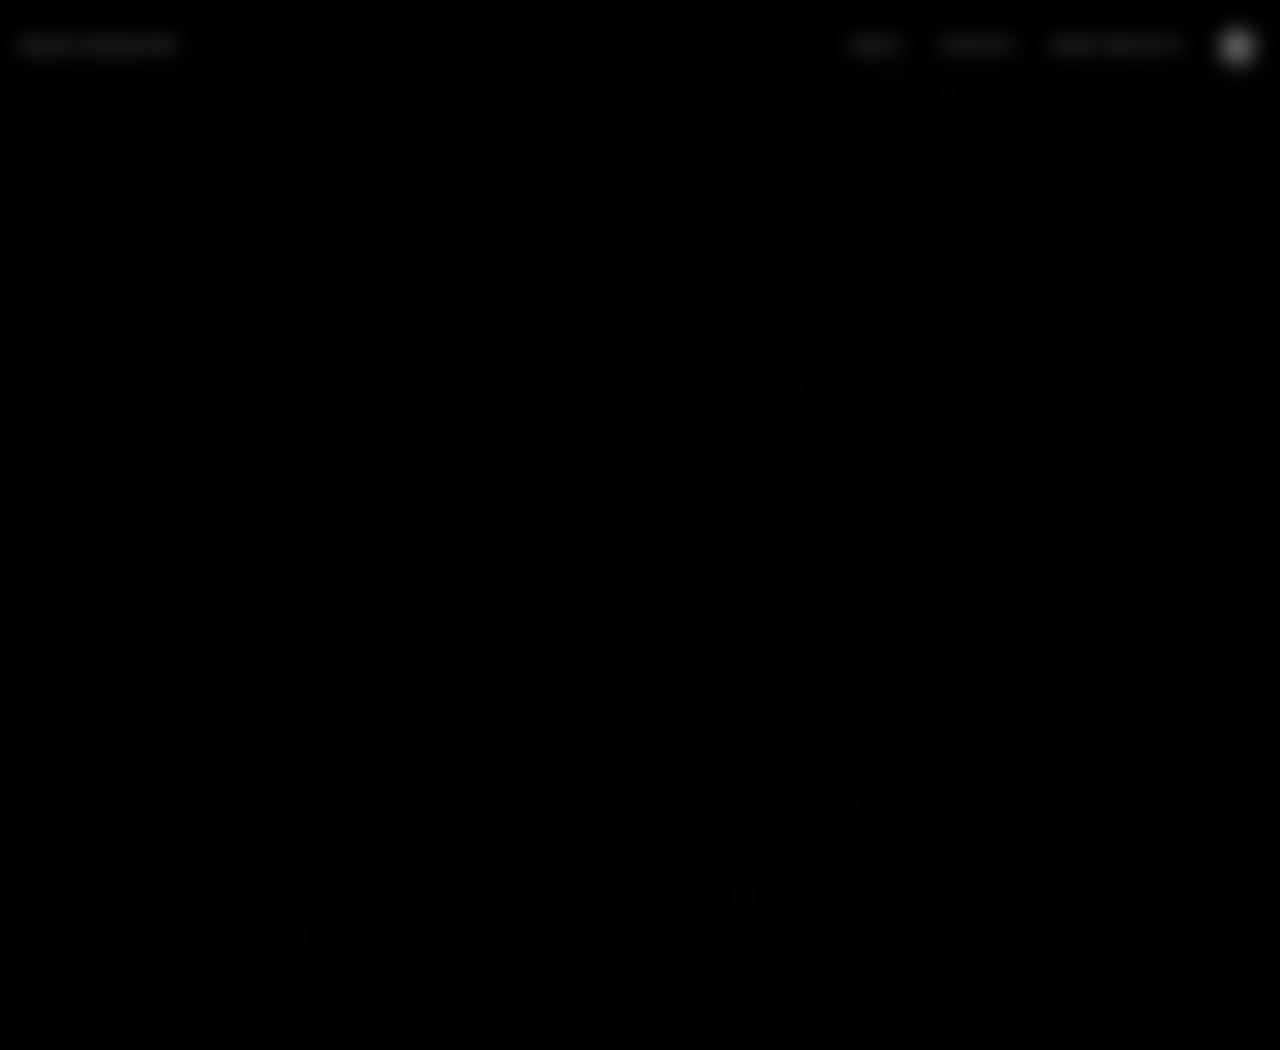
<file: index.html>
<!DOCTYPE html>
<html lang="en">
<head>
    <meta charset="UTF-8">
    <meta name="viewport" content="width=device-width, initial-scale=1.0">
    <title>Veilbound Website</title>
    <link rel="stylesheet" href="style.css">
</head>
<body class="home">
   
    <header>
        <nav>
            <img src="websitepngs/Kaylie_Stuteville.png" alt="Kaylie Stuteville" class="logo">
            <ul>
                <li><a href="about.html">About</a></li>
                <li><a href="contacts.html">Contact</a></li>
                <li><a href="projects.html">More Projects</a></li>

                <li class="hamburger">
                    <a href="#">
                        <div class="bar">
                        </div>
                    </a>


                </li>



            </ul>
        </nav>
    </header>
    <div id="screen">
        <main>
            <canvas id="snow-canvas"></canvas>
            
            <div class="vignette"></div>
            <img src=websitepngs/sky.png data-speedx="0.30" data-speedy="0.38" data-speedz = "0" data-rotation = "0" data-distance = "-200" class="parallax sky-img">
            <img src="websitepngs/castle.png" data-speedx="0.27" data-speedy="0.32"  data-speedz = "0" data-rotation = "0" data-distance = "850" class="parallax castle-img">
            <img src="websitepngs/fog1.png" data-speedx="0.27" data-speedy="0.305"  data-speedz = "0" data-rotation = "0" data-distance = "1100"class="parallax fog1-img">
            <img src="websitepngs/background1.png" data-speedx="0.195" data-speedy="0.28"  data-speedz = "0" data-rotation = "0" data-distance = "1400" class="parallax bg-img">
            <img src="websitepngs/fog2.png" data-speedx="0.25" data-speedy="0.155"  data-speedz = "0" data-rotation = "0" data-distance = "1700" class="parallax fog2-img">
            <div class="text parallax" data-speedx="0.16" data-speedy="0.11"  data-speedz = "0" data-rotation = "0.02" >
                <h2>Veilbound</h2>

            </div>
            
            <img src=websitepngs/foreground1.png data-speedx="0.135" data-speedy="0.135"  data-speedz = "0.8" data-rotation = "0" data-distance = "1900" class="parallax foreground1-img">
            <img src=websitepngs/foreground2.png data-speedx="0.08" data-speedy="0.07"  data-speedz = "0.15" data-rotation = "0" data-distance = "2000" class="parallax foreground2-img">
            <img src="websitepngs/fog2.5.png" data-speedx="0.11" data-speedy="0.11"  data-speedz = "0" data-rotation = "0" data-distance = "2300" class="parallax fog25-img">
            <img src=websitepngs/gravestone0.png data-speedx="0.059" data-speedy="0.024"  data-speedz = "0.2" data-rotation = "0.11" data-distance = "2400" class="parallax gravestone0-img">
            <img src=websitepngs/gravestone1.png data-speedx="0.04" data-speedy="0.0155"  data-speedz = "0.15" data-rotation = "0.2" data-distance = "2550" class="parallax gravestone1-img">
            <img src=websitepngs/gravestone2.png data-speedx="0.035" data-speedy="0.013"  data-speedz = "0.42" data-rotation = "0.3" data-distance = "2800" class="parallax gravestone2-img">
            <img src=websitepngs/fog3.png data-speedx="0.15" data-speedy="0.018"  data-speedz = "0" data-rotation = "0" class="parallax fog3-img" data-distance = "3200">
            <img src=websitepngs/gravestone4.png data-speedx="0.010" data-speedy="0.005"  data-speedz = "0.52" data-rotation = "0.5" data-distance = "3800" class="parallax gravestone4-img">
        
            <img src="websitepngs/blackshadow.png" class= "shadow-img">
            
            
            

        </main>
    </div>
    <script src="js/gsap.min.js"></script>


    <script src="js/app.js"></script>

    <script>
    // Check if music window is already open
    let musicWindow;

   /* function openMusicPlayer() {
        if (!musicWindow || musicWindow.closed) {
            musicWindow = window.open(
                'music.html',
                'musicWindow',
                'width=400,height=100,resizable=no'
            );
        } else {
            // Focus the already open music window
            musicWindow.focus();
        }
    }

    // Optionally, auto-open when the page loads
    window.addEventListener('load', () => {
        openMusicPlayer();
    });*/
</script>


     
            


   

    
    </script>

    
    
</body>
</html>
</file>
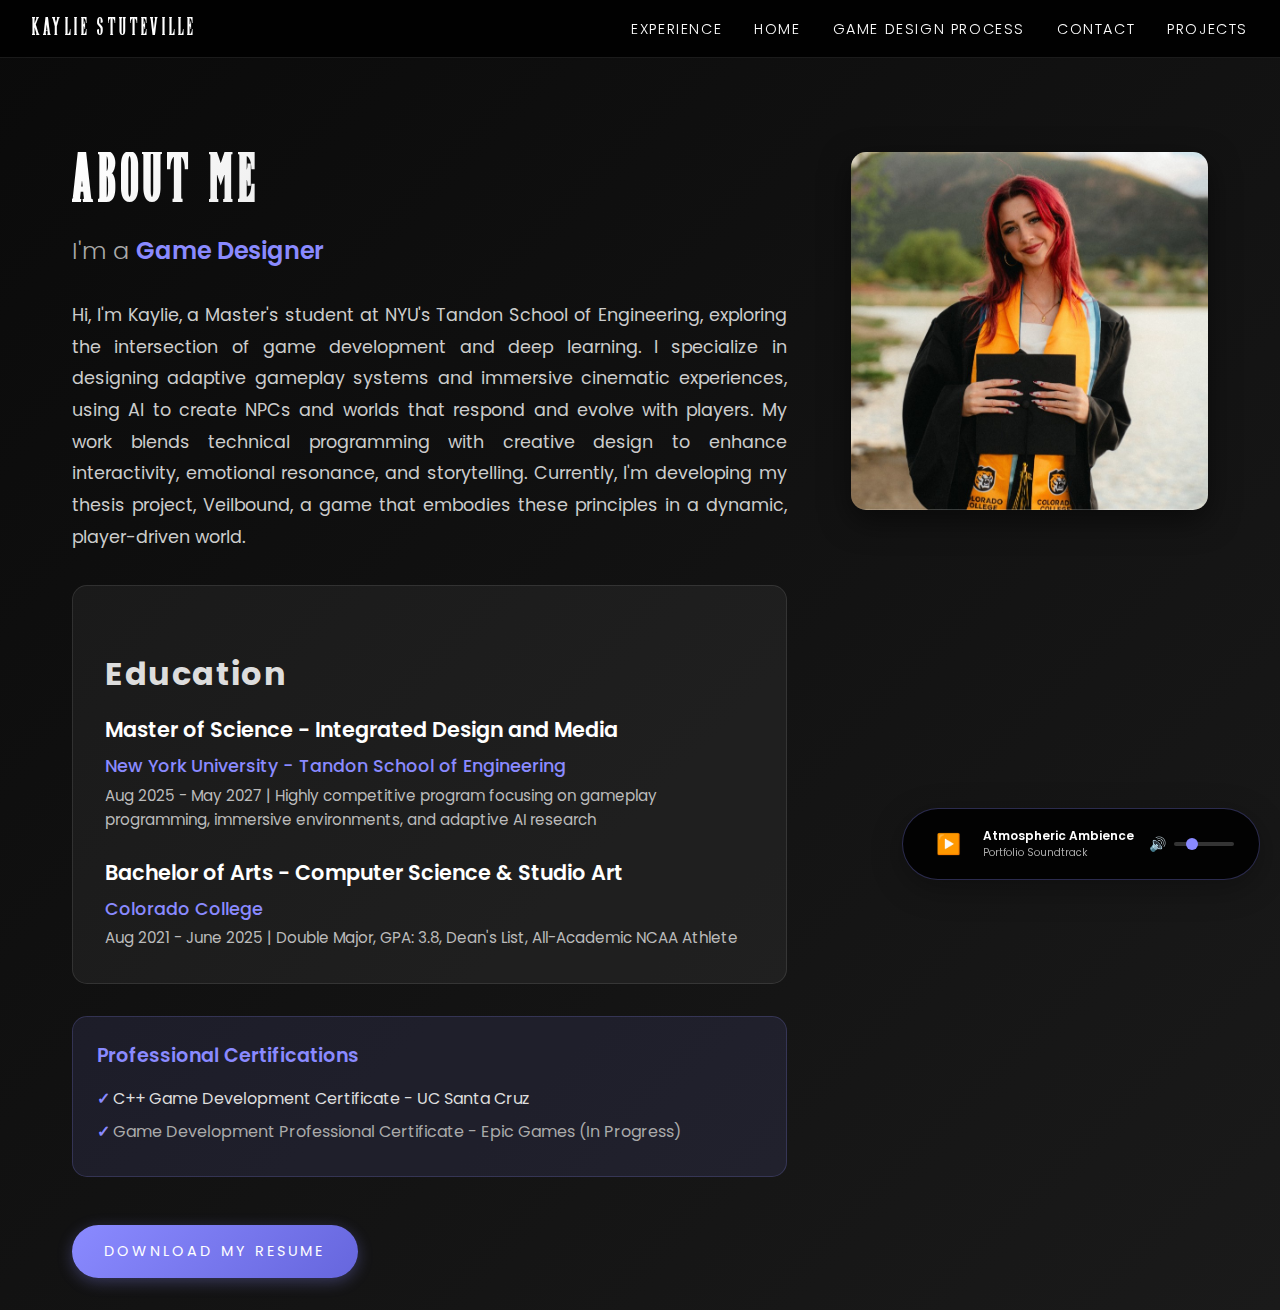
<file: about.html>
<!DOCTYPE html>
<html lang="en">
<head>
    <meta charset="UTF-8">
    <meta name="viewport" content="width=device-width, initial-scale=1.0">
    <title>Veilbound - About</title>
    <style>
        @import url("https://fonts.googleapis.com/css2?family=Poppins:wght@100;300;400;600;800&display=swap");
        
        @font-face {
            font-family: "Highwind";
            src: url("./fonts/Highwind.ttf") format("truetype");
            font-weight: normal;
            font-style: normal;
        }

        * {
            margin: 0;
            padding: 0;
            box-sizing: border-box;
        }

        body {
            font-family: "Poppins", sans-serif;
            background: linear-gradient(135deg, #0a0a0a 0%, #1a1a1a 100%);
            color: #fff;
            min-height: 100vh;
            overflow-x: hidden;
        }

        /* Header */
        header {
            position: fixed;
            top: 0;
            left: 0;
            width: 100%;
            z-index: 1000;
            padding: 1rem 0;
            background: rgba(0, 0, 0, 0.9);
            backdrop-filter: blur(10px);
            border-bottom: 1px solid rgba(255, 255, 255, 0.1);
        }

        nav {
            max-width: 1400px;
            margin: 0 auto;
            padding: 0 2rem;
            display: flex;
            justify-content: space-between;
            align-items: center;
        }

        .logo {
            font-family: "Highwind", sans-serif;
            font-size: 1.5rem;
            color: #fff;
            letter-spacing: 0.2rem;
        }

        nav ul {
            display: flex;
            list-style: none;
            align-items: center;
            gap: 2rem;
        }

        nav ul a {
            text-decoration: none;
            color: #fff;
            text-transform: uppercase;
            font-weight: 300;
            font-size: 0.9rem;
            letter-spacing: 0.1rem;
            transition: all 0.3s ease;
            position: relative;
        }

        nav ul a:hover {
            color: #ccc;
        }

        nav ul a::after {
            content: '';
            position: absolute;
            width: 0;
            height: 2px;
            bottom: -5px;
            left: 0;
            background: #fff;
            transition: width 0.3s ease;
        }

        nav ul a:hover::after {
            width: 100%;
        }

        /* Main Content */
        main {
            padding-top: 120px;
            min-height: 100vh;
        }

        .about-wrapper {
            max-width: 1200px;
            margin: 0 auto;
            padding: 2rem;
            display: grid;
            grid-template-columns: 2fr 1fr;
            gap: 4rem;
            align-items: start;
        }

        .about-content h1 {
            font-family: "Highwind", sans-serif;
            font-size: 4rem;
            margin-bottom: 1rem;
            letter-spacing: 0.3rem;
            background: linear-gradient(135deg, #fff 0%, #ccc 100%);
            -webkit-background-clip: text;
            -webkit-text-fill-color: transparent;
            background-clip: text;
        }

        .about-content h1 span {
            color: #8a8aff;
        }

        .about-content h2 {
            font-size: 2rem;
            margin: 2rem 0 1rem 0;
            color: #ddd;
            letter-spacing: 0.1rem;
        }

        .about-content h3 {
            font-size: 1.5rem;
            margin-bottom: 2rem;
            color: #aaa;
            font-weight: 300;
        }

        .about-content h3 span {
            color: #8a8aff;
            font-weight: 600;
        }

        .about-text {
            font-size: 1.1rem;
            line-height: 1.8;
            margin-bottom: 2rem;
            color: #ccc;
            text-align: justify;
        }

        .education-section {
            margin: 2rem 0;
            padding: 2rem;
            background: rgba(255, 255, 255, 0.05);
            border-radius: 15px;
            border: 1px solid rgba(255, 255, 255, 0.1);
        }

        .education-item {
            margin-bottom: 1.5rem;
        }

        .education-item:last-child {
            margin-bottom: 0;
        }

        .education-title {
            font-size: 1.3rem;
            color: #fff;
            font-weight: 600;
            margin-bottom: 0.5rem;
        }

        .education-school {
            color: #8a8aff;
            font-size: 1.1rem;
            font-weight: 500;
            margin-bottom: 0.3rem;
        }

        .education-details {
            color: #bbb;
            font-size: 0.95rem;
            line-height: 1.6;
        }

        .certifications {
            margin: 2rem 0;
            padding: 1.5rem;
            background: rgba(138, 138, 255, 0.1);
            border-radius: 15px;
            border: 1px solid rgba(138, 138, 255, 0.2);
        }

        .cert-title {
            font-size: 1.2rem;
            color: #8a8aff;
            font-weight: 600;
            margin-bottom: 1rem;
        }

        .cert-item {
            color: #ddd;
            font-size: 1rem;
            margin-bottom: 0.5rem;
            padding-left: 1rem;
            position: relative;
        }

        .cert-item:before {
            content: "✓";
            position: absolute;
            left: 0;
            color: #8a8aff;
            font-weight: bold;
        }

        .btn {
            display: inline-block;
            padding: 1rem 2rem;
            background: linear-gradient(135deg, #8a8aff 0%, #6666dd 100%);
            color: #fff;
            text-decoration: none;
            text-transform: uppercase;
            font-size: 0.9rem;
            letter-spacing: 0.2rem;
            border-radius: 30px;
            transition: all 0.3s ease;
            margin-top: 1rem;
            box-shadow: 0 4px 15px rgba(138, 138, 255, 0.3);
        }

        .btn:hover {
            transform: translateY(-2px);
            box-shadow: 0 6px 20px rgba(138, 138, 255, 0.5);
        }

        .about-image-container {
            position: sticky;
            top: 140px;
            height: fit-content;
        }

        .about-image {
            width: 100%;
            height: auto;
            border-radius: 15px;
            box-shadow: 0 10px 30px rgba(0, 0, 0, 0.5);
            transition: transform 0.3s ease;
        }

        .about-image:hover {
            transform: scale(1.02);
        }

        /* Responsive Design */
        @media (max-width: 1024px) {
            .about-wrapper {
                grid-template-columns: 1fr;
                gap: 2rem;
                text-align: center;
            }

            .about-content h1 {
                font-size: 3rem;
            }

            .about-image-container {
                position: static;
                max-width: 400px;
                margin: 0 auto;
            }
        }

        @media (max-width: 768px) {
            nav {
                padding: 0 1rem;
            }

            nav ul {
                gap: 1rem;
            }

            nav ul a {
                font-size: 0.8rem;
            }

            .logo {
                font-size: 1.2rem;
            }

            .about-content h1 {
                font-size: 2.5rem;
            }

            .about-wrapper {
                padding: 1rem;
            }

            .education-section {
                padding: 1.5rem;
            }
        }

        @media (max-width: 480px) {
            nav ul {
                flex-wrap: wrap;
                gap: 0.5rem;
            }

            .about-content h1 {
                font-size: 2rem;
            }

            .about-content h2 {
                font-size: 1.5rem;
            }

            .education-section {
                padding: 1rem;
            }
        }

        /* Music Player Styles */
.music-player {
    position: fixed;
    bottom: 20px;
    right: 20px;
    background: rgba(0, 0, 0, 0.9);
    backdrop-filter: blur(15px);
    border: 1px solid rgba(138, 138, 255, 0.3);
    border-radius: 50px;
    padding: 15px 25px;
    display: flex;
    align-items: center;
    gap: 15px;
    z-index: 10000;
    transition: all 0.3s ease;
    box-shadow: 0 8px 32px rgba(0, 0, 0, 0.3);
}

.music-player:hover {
    background: rgba(0, 0, 0, 0.95);
    box-shadow: 0 8px 40px rgba(138, 138, 255, 0.2);
}

.music-toggle {
    background: none;
    border: none;
    color: #8a8aff;
    font-size: 20px;
    cursor: pointer;
    transition: all 0.3s ease;
    width: 40px;
    height: 40px;
    border-radius: 50%;
    display: flex;
    align-items: center;
    justify-content: center;
}

.music-toggle:hover {
    background: rgba(138, 138, 255, 0.2);
    color: #fff;
}

.music-info {
    display: flex;
    flex-direction: column;
    min-width: 150px;
}

.music-title {
    font-size: 12px;
    font-weight: 600;
    color: #fff;
    margin: 0;
}

.music-artist {
    font-size: 10px;
    color: #aaa;
    margin: 0;
}

.volume-control {
    display: flex;
    align-items: center;
    gap: 8px;
}

.volume-slider {
    width: 60px;
    height: 4px;
    background: rgba(255, 255, 255, 0.2);
    border-radius: 2px;
    outline: none;
    cursor: pointer;
    appearance: none;
}

.volume-slider::-webkit-slider-thumb {
    appearance: none;
    width: 12px;
    height: 12px;
    background: #8a8aff;
    border-radius: 50%;
    cursor: pointer;
}

.volume-icon {
    color: #8a8aff;
    font-size: 14px;
}

/* Mobile responsive */
@media (max-width: 768px) {
    .music-player {
        padding: 10px 15px;
        bottom: 15px;
        right: 15px;
    }
    
    .music-info {
        display: none;
    }
    
    .volume-control {
        display: none;
    }
}
    </style>
</head>
</script>
<body>
    <header>
        <nav>
            <div class="logo">Kaylie Stuteville</div>
            <ul>
                <li><a href="experience.html">Experience</a></li>
                <li><a href="index.html">Home</a></li>
                <li><a href="process.html">Game Design Process</a></li>
                <li><a href="contacts.html">Contact</a></li>
                <li><a href="projects.html">Projects</a></li>
            </ul>
        </nav>
    </header>

    <main>
        <div class="about-wrapper">
            <div class="about-content">
                <h1>About <span>Me</span></h1>
                <h3>I'm a <span>Game Designer</span></h3>
                <p class="about-text">
                    Hi, I'm Kaylie, a Master's student at NYU's Tandon School of Engineering, exploring the intersection of game development and deep learning. I specialize in designing adaptive gameplay systems and immersive cinematic experiences, using AI to create NPCs and worlds that respond and evolve with players. My work blends technical programming with creative design to enhance interactivity, emotional resonance, and storytelling. Currently, I'm developing my thesis project, Veilbound, a game that embodies these principles in a dynamic, player-driven world.
                </p>

                <div class="education-section">
                    <h2>Education</h2>
                    <div class="education-item">
                        <div class="education-title">Master of Science - Integrated Design and Media</div>
                        <div class="education-school">New York University - Tandon School of Engineering</div>
                        <div class="education-details">Aug 2025 - May 2027 | Highly competitive program focusing on gameplay programming, immersive environments, and adaptive AI research</div>
                    </div>
                    <div class="education-item">
                        <div class="education-title">Bachelor of Arts - Computer Science & Studio Art</div>
                        <div class="education-school">Colorado College</div>
                        <div class="education-details">Aug 2021 - June 2025 | Double Major, GPA: 3.8, Dean's List, All-Academic NCAA Athlete</div>
                    </div>
                </div>

                <div class="certifications">
                    <div class="cert-title">Professional Certifications</div>
                    <div class="cert-item">C++ Game Development Certificate - UC Santa Cruz</div>
                    <div class="cert-item" style="color: #aaa;">Game Development Professional Certificate - Epic Games (In Progress)</div>
                </div>
                
                <a href="Resume 2025-2026.pdf" class="btn" download>Download My Resume</a>
            </div>
            
            <div class="about-image-container">
                <img src="websitepngs/aboutimage.jpg" alt="About Kaylie" class="about-image">
            </div>
        </div>
    </main>
     <!-- Music Player -->
<div class="music-player">
    <button class="music-toggle" id="musicToggle">▶️</button>
    <div class="music-info">
        <div class="music-title">Atmospheric Ambience</div>
        <div class="music-artist">Portfolio Soundtrack</div>
    </div>
    <div class="volume-control">
        <span class="volume-icon">🔊</span>
        <input type="range" class="volume-slider" id="volumeSlider" min="0" max="100" value="25">
    </div>
</div>

<!-- Audio Element -->
<audio id="backgroundMusic" loop preload="auto">
    <source src="your-music-file.mp3" type="audio/mpeg">
    <source src="your-music-file.ogg" type="audio/ogg">
</audio>

<script>
// Music player functionality
const audio = document.getElementById('backgroundMusic');
const toggleBtn = document.getElementById('musicToggle');
const volumeSlider = document.getElementById('volumeSlider');

let isPlaying = false;

// Set initial volume (25%)
audio.volume = 0.25;

// Toggle play/pause
toggleBtn.addEventListener('click', () => {
    if (isPlaying) {
        audio.pause();
        toggleBtn.textContent = '▶️';
        isPlaying = false;
    } else {
        audio.play().catch(e => {
            console.log('Audio play prevented by browser policy');
        });
        toggleBtn.textContent = '⏸️';
        isPlaying = true;
    }
});

// Volume control
volumeSlider.addEventListener('input', (e) => {
    audio.volume = e.target.value / 100;
});

// Handle audio events
audio.addEventListener('canplay', () => {
    console.log('Audio ready to play');
});

audio.addEventListener('error', (e) => {
    console.error('Audio error:', e);
});
</script>
</body>
</html>
</file>
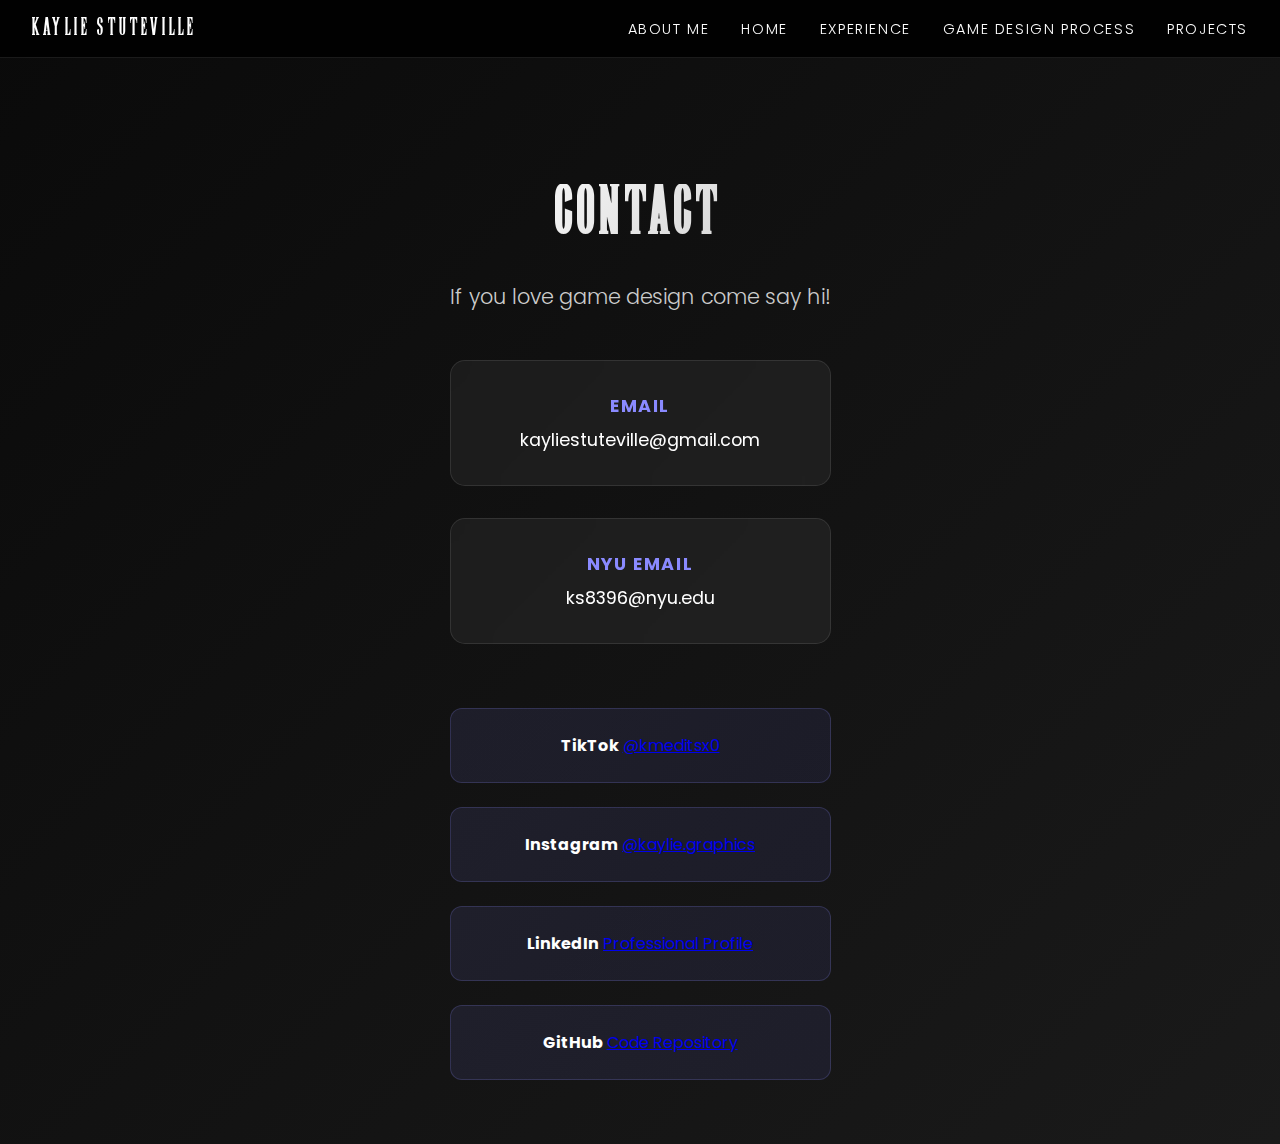
<file: contacts.html>
<!DOCTYPE html>
<html lang="en">
<head>
    <meta charset="UTF-8">
    <meta name="viewport" content="width=device-width, initial-scale=1.0">
    <title>Veilbound - Contact</title>
    <style>
        @import url("https://fonts.googleapis.com/css2?family=Poppins:wght@100;300;400;600;800&display=swap");
        
        @font-face {
            font-family: "Highwind";
            src: url("./fonts/Highwind.ttf") format("truetype");
            font-weight: normal;
            font-style: normal;
        }

        * {
            margin: 0;
            padding: 0;
            box-sizing: border-box;
        }

        body {
            font-family: "Poppins", sans-serif;
            background: linear-gradient(135deg, #0a0a0a 0%, #1a1a1a 100%);
            color: #fff;
            min-height: 100vh;
            overflow-x: hidden;
        }

        /* Header */
        header {
            position: fixed;
            top: 0;
            left: 0;
            width: 100%;
            z-index: 1000;
            padding: 1rem 0;
            background: rgba(0, 0, 0, 0.9);
            backdrop-filter: blur(10px);
            border-bottom: 1px solid rgba(255, 255, 255, 0.1);
        }

        nav {
            max-width: 1400px;
            margin: 0 auto;
            padding: 0 2rem;
            display: flex;
            justify-content: space-between;
            align-items: center;
        }

        .logo {
            font-family: "Highwind", sans-serif;
            font-size: 1.5rem;
            color: #fff;
            letter-spacing: 0.2rem;
        }

        nav ul {
            display: flex;
            list-style: none;
            align-items: center;
            gap: 2rem;
        }

        nav ul a {
            text-decoration: none;
            color: #fff;
            text-transform: uppercase;
            font-weight: 300;
            font-size: 0.9rem;
            letter-spacing: 0.1rem;
            transition: all 0.3s ease;
            position: relative;
        }

        nav ul a:hover {
            color: #ccc;
        }

        nav ul a::after {
            content: '';
            position: absolute;
            width: 0;
            height: 2px;
            bottom: -5px;
            left: 0;
            background: #fff;
            transition: width 0.3s ease;
        }

        nav ul a:hover::after {
            width: 100%;
        }

        /* Main Content */
        main {
            padding-top: 120px;
            min-height: 100vh;
            display: flex;
            align-items: center;
            justify-content: center;
        }

        .contact-container {
            max-width: 800px;
            margin: 0 auto;
            padding: 4rem 2rem;
            text-align: center;
        }

        .contact-container h1 {
            font-family: "Highwind", sans-serif;
            font-size: 4rem;
            margin-bottom: 2rem;
            letter-spacing: 0.3rem;
            background: linear-gradient(135deg, #fff 0%, #ccc 100%);
            -webkit-background-clip: text;
            -webkit-text-fill-color: transparent;
            background-clip: text;
        }

        .contact-text {
            font-size: 1.3rem;
            margin-bottom: 3rem;
            color: #ccc;
            font-weight: 300;
        }

        .contact-list {
            list-style: none;
            display: grid;
            gap: 2rem;
            max-width: 600px;
            margin: 0 auto;
        }

        .contact-item {
            background: rgba(255, 255, 255, 0.05);
            padding: 2rem;
            border-radius: 15px;
            border: 1px solid rgba(255, 255, 255, 0.1);
            transition: all 0.3s ease;
            backdrop-filter: blur(10px);
        }

        .contact-item:hover {
            background: rgba(255, 255, 255, 0.08);
            transform: translateY(-5px);
            box-shadow: 0 10px 30px rgba(0, 0, 0, 0.3);
        }

        .contact-item strong {
            display: block;
            font-size: 1.1rem;
            margin-bottom: 0.5rem;
            color: #8a8aff;
            text-transform: uppercase;
            letter-spacing: 0.1rem;
        }

        .contact-item a {
            color: #fff;
            text-decoration: none;
            font-size: 1.1rem;
            transition: color 0.3s ease;
        }

        .contact-item a:hover {
            color: #8a8aff;
        }

        /* Social Media Grid */
        .social-grid {
            display: grid;
            grid-template-columns: repeat(auto-fit, minmax(250px, 1fr));
            gap: 1.5rem;
            margin-top: 2rem;
        }

        .social-item {
            background: linear-gradient(135deg, rgba(138, 138, 255, 0.1) 0%, rgba(102, 102, 221, 0.1) 100%);
            padding: 1.5rem;
            border-radius: 12px;
            border: 1px solid rgba(138, 138, 255, 0.2);
            transition: all 0.3s ease;
        }

        .social-item:hover {
            background: linear-gradient(135deg, rgba(138, 138, 255, 0.2) 0%, rgba(102, 102, 221, 0.2) 100%);
            transform: translateY(-3px);
            box-shadow: 0 8px 25px rgba(138, 138, 255, 0.2);
        }

        /* Responsive Design */
        @media (max-width: 768px) {
            nav {
                padding: 0 1rem;
            }

            nav ul {
                gap: 1rem;
            }

            nav ul a {
                font-size: 0.8rem;
            }

            .logo {
                font-size: 1.2rem;
            }

            .contact-container h1 {
                font-size: 3rem;
            }

            .contact-container {
                padding: 2rem 1rem;
            }

            .contact-item {
                padding: 1.5rem;
            }

            .social-grid {
                grid-template-columns: 1fr;
            }
        }

        @media (max-width: 480px) {
            nav ul {
                flex-wrap: wrap;
                gap: 0.5rem;
            }

            .contact-container h1 {
                font-size: 2.5rem;
            }

            .contact-text {
                font-size: 1.1rem;
            }
        }
    </style>
</head>
<body>
    <header>
        <nav>
            <div class="logo">Kaylie Stuteville</div>
            <ul>
                <li><a href="about.html">About Me</a></li>
                <li><a href="index.html">Home</a></li>
                <li><a href="experience.html">Experience</a></li>
                <li><a href="process.html">Game Design Process</a></li>
                <li><a href="projects.html">Projects</a></li>
            </ul>
        </nav>
    </header>

    <main>
        <div class="contact-container">
            <h1>Contact</h1>
            <p class="contact-text">If you love game design come say hi!</p>
            
            <div class="contact-list">
                <div class="contact-item">
                    <strong>Email</strong>
                    <a href="mailto:kayliestuteville@gmail.com">kayliestuteville@gmail.com</a>
                </div>
                
                <div class="contact-item">
                    <strong>NYU Email</strong>
                    <a href="mailto:ks8396@nyu.edu">ks8396@nyu.edu</a>
                </div>
                
                <div class="social-grid">
                    <div class="social-item">
                        <strong>TikTok</strong>
                        <a href="https://www.tiktok.com/@kmeditsx0" target="_blank">@kmeditsx0</a>
                    </div>
                    
                    <div class="social-item">
                        <strong>Instagram</strong>
                        <a href="https://www.instagram.com/kaylie.graphics" target="_blank">@kaylie.graphics</a>
                    </div>
                    
                    <div class="social-item">
                        <strong>LinkedIn</strong>
                        <a href="https://www.linkedin.com/in/kaylie-stuteville-758274236/" target="_blank">Professional Profile</a>
                    </div>
                    
                    <div class="social-item">
                        <strong>GitHub</strong>
                        <a href="https://github.com/Kstuteville?tab=repositories" target="_blank">Code Repository</a>
                    </div>
                </div>
            </div>
        </div>
    </main>
</body>
</html>
</file>
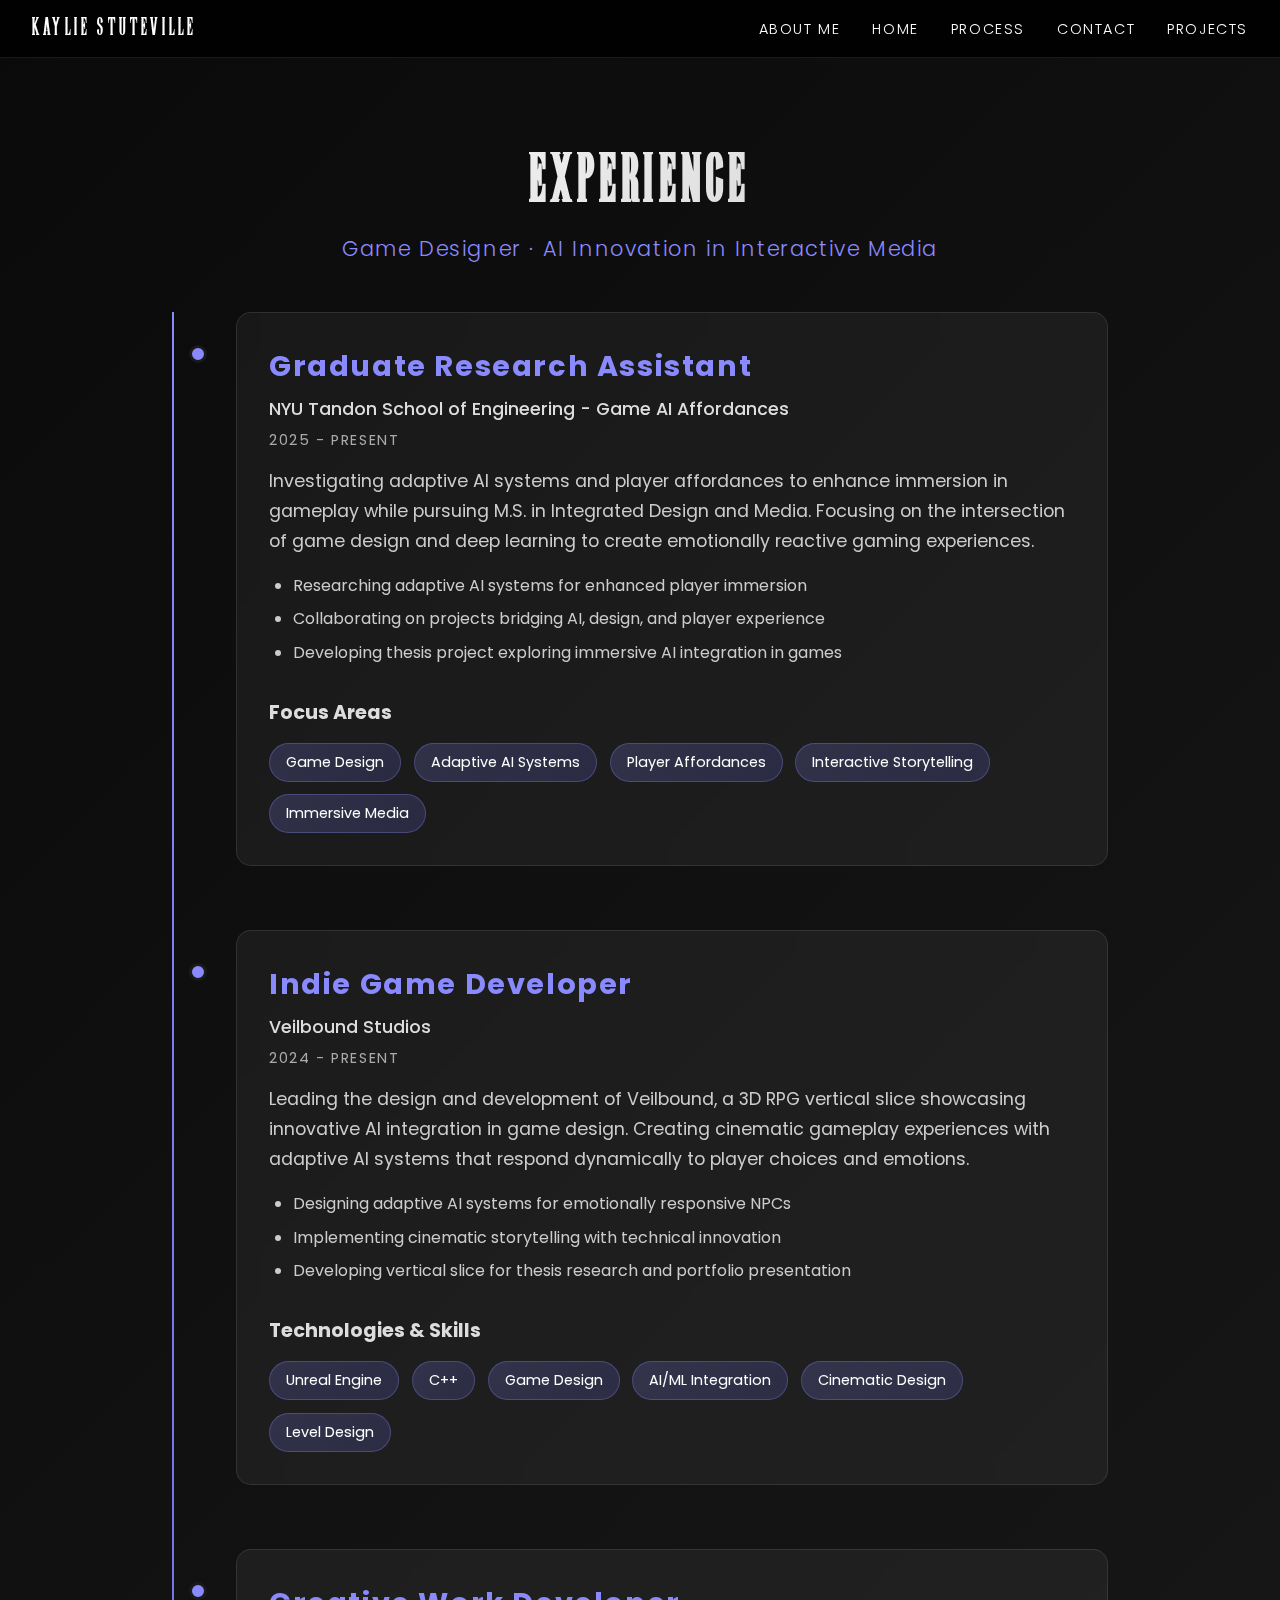
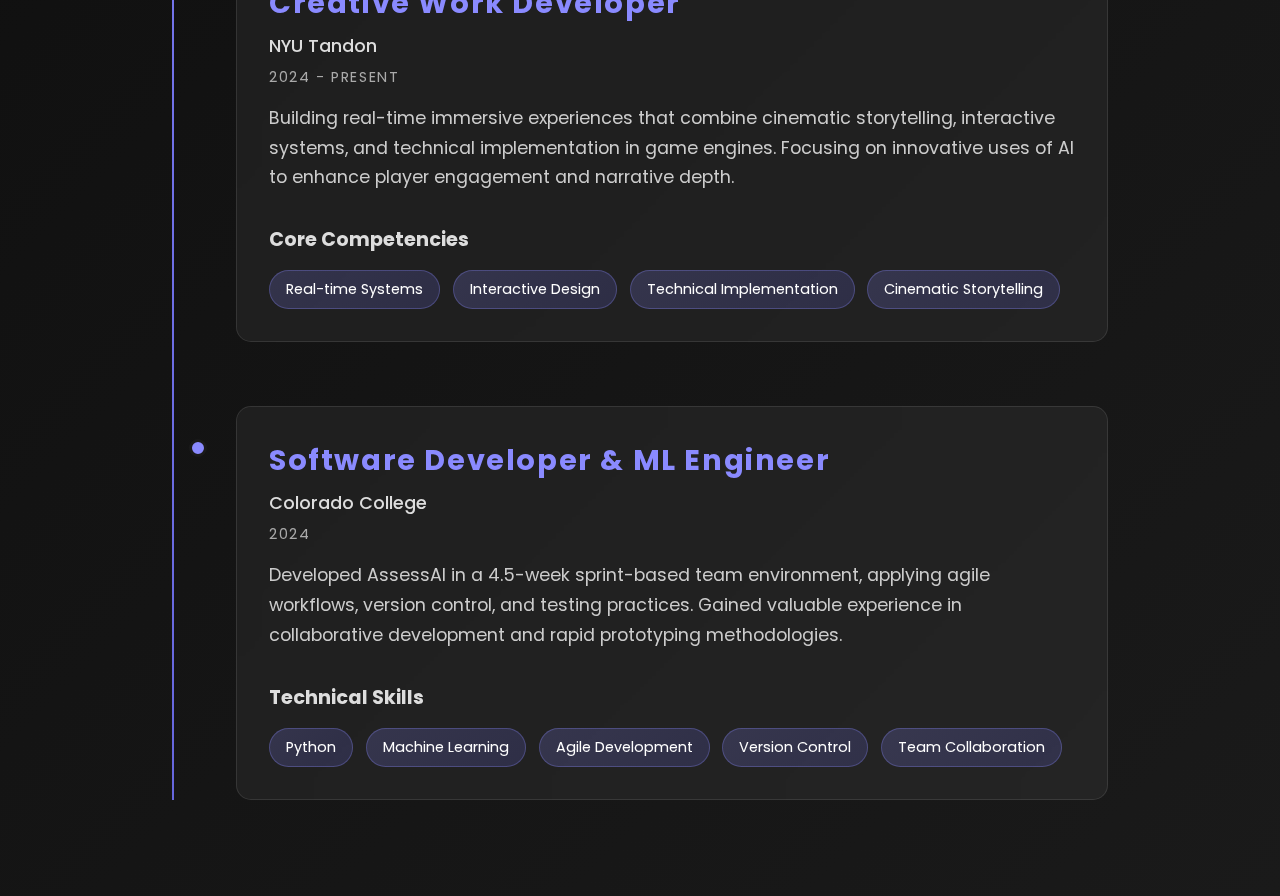
<file: experience.html>
<!DOCTYPE html>
<html lang="en">
<head>
    <meta charset="UTF-8">
    <meta name="viewport" content="width=device-width, initial-scale=1.0">
    <title>Veilbound - Experience</title>
    <style>
        @import url("https://fonts.googleapis.com/css2?family=Poppins:wght@100;300;400;600;800&display=swap");
        
        @font-face {
            font-family: "Highwind";
            src: url("./fonts/Highwind.ttf") format("truetype");
            font-weight: normal;
            font-style: normal;
        }

        * {
            margin: 0;
            padding: 0;
            box-sizing: border-box;
        }

        body {
            font-family: "Poppins", sans-serif;
            background: linear-gradient(135deg, #0a0a0a 0%, #1a1a1a 100%);
            color: #fff;
            min-height: 100vh;
            overflow-x: hidden;
        }

        /* Header */
        header {
            position: fixed;
            top: 0;
            left: 0;
            width: 100%;
            z-index: 1000;
            padding: 1rem 0;
            background: rgba(0, 0, 0, 0.9);
            backdrop-filter: blur(10px);
            border-bottom: 1px solid rgba(255, 255, 255, 0.1);
        }

        nav {
            max-width: 1400px;
            margin: 0 auto;
            padding: 0 2rem;
            display: flex;
            justify-content: space-between;
            align-items: center;
        }

        .logo {
            font-family: "Highwind", sans-serif;
            font-size: 1.5rem;
            color: #fff;
            letter-spacing: 0.2rem;
        }

        nav ul {
            display: flex;
            list-style: none;
            align-items: center;
            gap: 2rem;
        }

        nav ul a {
            text-decoration: none;
            color: #fff;
            text-transform: uppercase;
            font-weight: 300;
            font-size: 0.9rem;
            letter-spacing: 0.1rem;
            transition: all 0.3s ease;
            position: relative;
        }

        nav ul a:hover {
            color: #ccc;
        }

        nav ul a::after {
            content: '';
            position: absolute;
            width: 0;
            height: 2px;
            bottom: -5px;
            left: 0;
            background: #fff;
            transition: width 0.3s ease;
        }

        nav ul a:hover::after {
            width: 100%;
        }

        /* Main Content */
        main {
            padding-top: 120px;
            min-height: 100vh;
        }

        .experience-container {
            max-width: 1000px;
            margin: 0 auto;
            padding: 2rem;
        }

        .experience-container h1 {
            font-family: "Highwind", sans-serif;
            font-size: 4rem;
            margin-bottom: 1rem;
            text-align: center;
            letter-spacing: 0.3rem;
            background: linear-gradient(135deg, #fff 0%, #ccc 100%);
            -webkit-background-clip: text;
            -webkit-text-fill-color: transparent;
            background-clip: text;
        }

        .experience-subtitle {
            text-align: center;
            font-size: 1.3rem;
            color: #8a8aff;
            margin-bottom: 3rem;
            font-weight: 300;
            letter-spacing: 0.1rem;
        }

        .experience-timeline {
            position: relative;
            padding-left: 2rem;
        }

        .experience-timeline::before {
            content: '';
            position: absolute;
            left: 0;
            top: 0;
            bottom: 0;
            width: 2px;
            background: linear-gradient(180deg, #8a8aff 0%, #6666dd 100%);
        }

        .experience-item {
            position: relative;
            margin-bottom: 4rem;
            padding: 2rem;
            background: rgba(255, 255, 255, 0.05);
            border-radius: 15px;
            border: 1px solid rgba(255, 255, 255, 0.1);
            backdrop-filter: blur(10px);
            transition: all 0.3s ease;
            margin-left: 2rem;
        }

        .experience-item::before {
            content: '';
            position: absolute;
            left: -3rem;
            top: 2rem;
            width: 12px;
            height: 12px;
            background: #8a8aff;
            border-radius: 50%;
            border: 3px solid #1a1a1a;
        }

        .experience-item:hover {
            background: rgba(255, 255, 255, 0.08);
            transform: translateY(-5px);
            box-shadow: 0 10px 30px rgba(0, 0, 0, 0.3);
        }

        .experience-item h2 {
            font-size: 1.8rem;
            margin-bottom: 0.5rem;
            color: #8a8aff;
            letter-spacing: 0.1rem;
        }

        .experience-item .company {
            font-size: 1.1rem;
            color: #ddd;
            margin-bottom: 0.5rem;
            font-weight: 500;
        }

        .experience-item .date {
            font-size: 0.9rem;
            color: #aaa;
            margin-bottom: 1rem;
            text-transform: uppercase;
            letter-spacing: 0.1rem;
        }

        .experience-item p {
            font-size: 1.1rem;
            line-height: 1.7;
            color: #ccc;
            margin-bottom: 1rem;
        }

        .experience-item ul {
            margin: 1rem 0;
            padding-left: 1.5rem;
        }

        .experience-item li {
            color: #ccc;
            margin-bottom: 0.5rem;
            line-height: 1.6;
        }

        .skills {
            margin-top: 2rem;
        }

        .skills h3 {
            font-size: 1.2rem;
            margin-bottom: 1rem;
            color: #ddd;
        }

        .skill-tags {
            display: flex;
            flex-wrap: wrap;
            gap: 0.8rem;
        }

        .skill-tag {
            background: linear-gradient(135deg, rgba(138, 138, 255, 0.2) 0%, rgba(102, 102, 221, 0.2) 100%);
            color: #fff;
            padding: 0.5rem 1rem;
            border-radius: 20px;
            font-size: 0.9rem;
            border: 1px solid rgba(138, 138, 255, 0.3);
            transition: all 0.3s ease;
        }

        .skill-tag:hover {
            background: linear-gradient(135deg, rgba(138, 138, 255, 0.3) 0%, rgba(102, 102, 221, 0.3) 100%);
            transform: translateY(-2px);
        }

        /* Responsive Design */
        @media (max-width: 768px) {
            nav {
                padding: 0 1rem;
            }

            nav ul {
                gap: 1rem;
            }

            nav ul a {
                font-size: 0.8rem;
            }

            .logo {
                font-size: 1.2rem;
            }

            .experience-container h1 {
                font-size: 3rem;
            }

            .experience-container {
                padding: 1rem;
            }

            .experience-timeline {
                padding-left: 1rem;
            }

            .experience-item {
                margin-left: 1rem;
                padding: 1.5rem;
            }

            .experience-item::before {
                left: -2rem;
            }
        }

        @media (max-width: 480px) {
            nav ul {
                flex-wrap: wrap;
                gap: 0.5rem;
            }

            .experience-container h1 {
                font-size: 2.5rem;
            }

            .experience-timeline::before {
                display: none;
            }

            .experience-item::before {
                display: none;
            }

            .experience-item {
                margin-left: 0;
            }
        }
    </style>
</head>
<body>
    <header>
        <nav>
            <div class="logo">Kaylie Stuteville</div>
            <ul>
                <li><a href="about.html">About Me</a></li>
                <li><a href="index.html">Home</a></li>
                <li><a href="process.html">Process</a></li>
                <li><a href="contacts.html">Contact</a></li>
                <li><a href="projects.html">Projects</a></li>
            </ul>
        </nav>
    </header>

    <main>
        <div class="experience-container">
            <h1>Experience</h1>
            <div class="experience-subtitle">Game Designer · AI Innovation in Interactive Media</div>
            
            <div class="experience-timeline">
                <div class="experience-item">
                    <h2>Graduate Research Assistant</h2>
                    <div class="company">NYU Tandon School of Engineering - Game AI Affordances</div>
                    <div class="date">2025 - Present</div>
                    <p>Investigating adaptive AI systems and player affordances to enhance immersion in gameplay while pursuing M.S. in Integrated Design and Media. Focusing on the intersection of game design and deep learning to create emotionally reactive gaming experiences.</p>
                    <ul>
                        <li>Researching adaptive AI systems for enhanced player immersion</li>
                        <li>Collaborating on projects bridging AI, design, and player experience</li>
                        <li>Developing thesis project exploring immersive AI integration in games</li>
                    </ul>
                    
                    <div class="skills">
                        <h3>Focus Areas</h3>
                        <div class="skill-tags">
                            <span class="skill-tag">Game Design</span>
                            <span class="skill-tag">Adaptive AI Systems</span>
                            <span class="skill-tag">Player Affordances</span>
                            <span class="skill-tag">Interactive Storytelling</span>
                            <span class="skill-tag">Immersive Media</span>
                        </div>
                    </div>
                </div>

                <div class="experience-item">
                    <h2>Indie Game Developer</h2>
                    <div class="company">Veilbound Studios</div>
                    <div class="date">2024 - Present</div>
                    <p>Leading the design and development of Veilbound, a 3D RPG vertical slice showcasing innovative AI integration in game design. Creating cinematic gameplay experiences with adaptive AI systems that respond dynamically to player choices and emotions.</p>
                    <ul>
                        <li>Designing adaptive AI systems for emotionally responsive NPCs</li>
                        <li>Implementing cinematic storytelling with technical innovation</li>
                        <li>Developing vertical slice for thesis research and portfolio presentation</li>
                    </ul>
                    
                    <div class="skills">
                        <h3>Technologies & Skills</h3>
                        <div class="skill-tags">
                            <span class="skill-tag">Unreal Engine</span>
                            <span class="skill-tag">C++</span>
                            <span class="skill-tag">Game Design</span>
                            <span class="skill-tag">AI/ML Integration</span>
                            <span class="skill-tag">Cinematic Design</span>
                            <span class="skill-tag">Level Design</span>
                        </div>
                    </div>
                </div>

                <div class="experience-item">
                    <h2>Creative Work Developer</h2>
                    <div class="company">NYU Tandon</div>
                    <div class="date">2024 - Present</div>
                    <p>Building real-time immersive experiences that combine cinematic storytelling, interactive systems, and technical implementation in game engines. Focusing on innovative uses of AI to enhance player engagement and narrative depth.</p>
                    
                    <div class="skills">
                        <h3>Core Competencies</h3>
                        <div class="skill-tags">
                            <span class="skill-tag">Real-time Systems</span>
                            <span class="skill-tag">Interactive Design</span>
                            <span class="skill-tag">Technical Implementation</span>
                            <span class="skill-tag">Cinematic Storytelling</span>
                        </div>
                    </div>
                </div>

                <div class="experience-item">
                    <h2>Software Developer & ML Engineer</h2>
                    <div class="company">Colorado College</div>
                    <div class="date">2024</div>
                    <p>Developed AssessAI in a 4.5-week sprint-based team environment, applying agile workflows, version control, and testing practices. Gained valuable experience in collaborative development and rapid prototyping methodologies.</p>
                    
                    <div class="skills">
                        <h3>Technical Skills</h3>
                        <div class="skill-tags">
                            <span class="skill-tag">Python</span>
                            <span class="skill-tag">Machine Learning</span>
                            <span class="skill-tag">Agile Development</span>
                            <span class="skill-tag">Version Control</span>
                            <span class="skill-tag">Team Collaboration</span>
                        </div>
                    </div>
                </div>
            </div>
        </div>
    </main>
</body>
</html>
</file>
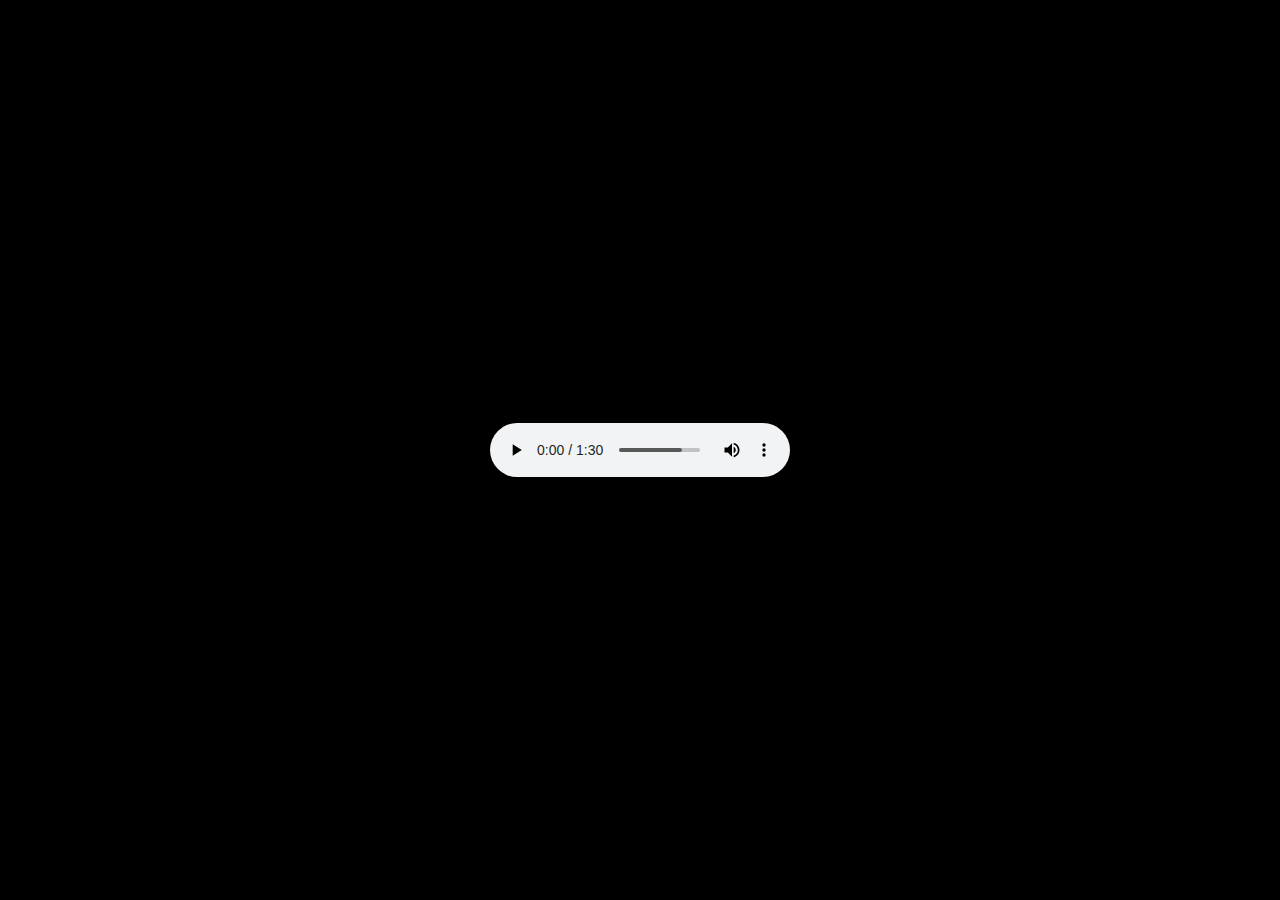
<file: music.html>
<!DOCTYPE html>
<html lang="en">
<head>
    <meta charset="UTF-8">
    <title>Veilbound Music</title>
    <style>
        body {
            margin: 0;
            padding: 0;
            background: black;
            color: white;
            display: flex;
            align-items: center;
            justify-content: center;
            height: 100vh;
            font-family: sans-serif;
        }
        audio {
            width: 300px;
        }
    </style>
</head>
<body>
    <audio id="bg-music" src="assets/After The Storm.mp3" autoplay loop controls></audio>
    <script>
        const music = document.getElementById('bg-music');
        music.volume = 0.3;

        // Some browsers block autoplay until a user clicks
        window.addEventListener('click', () => music.play(), { once: true });
    </script>
</body>
</html>
</file>
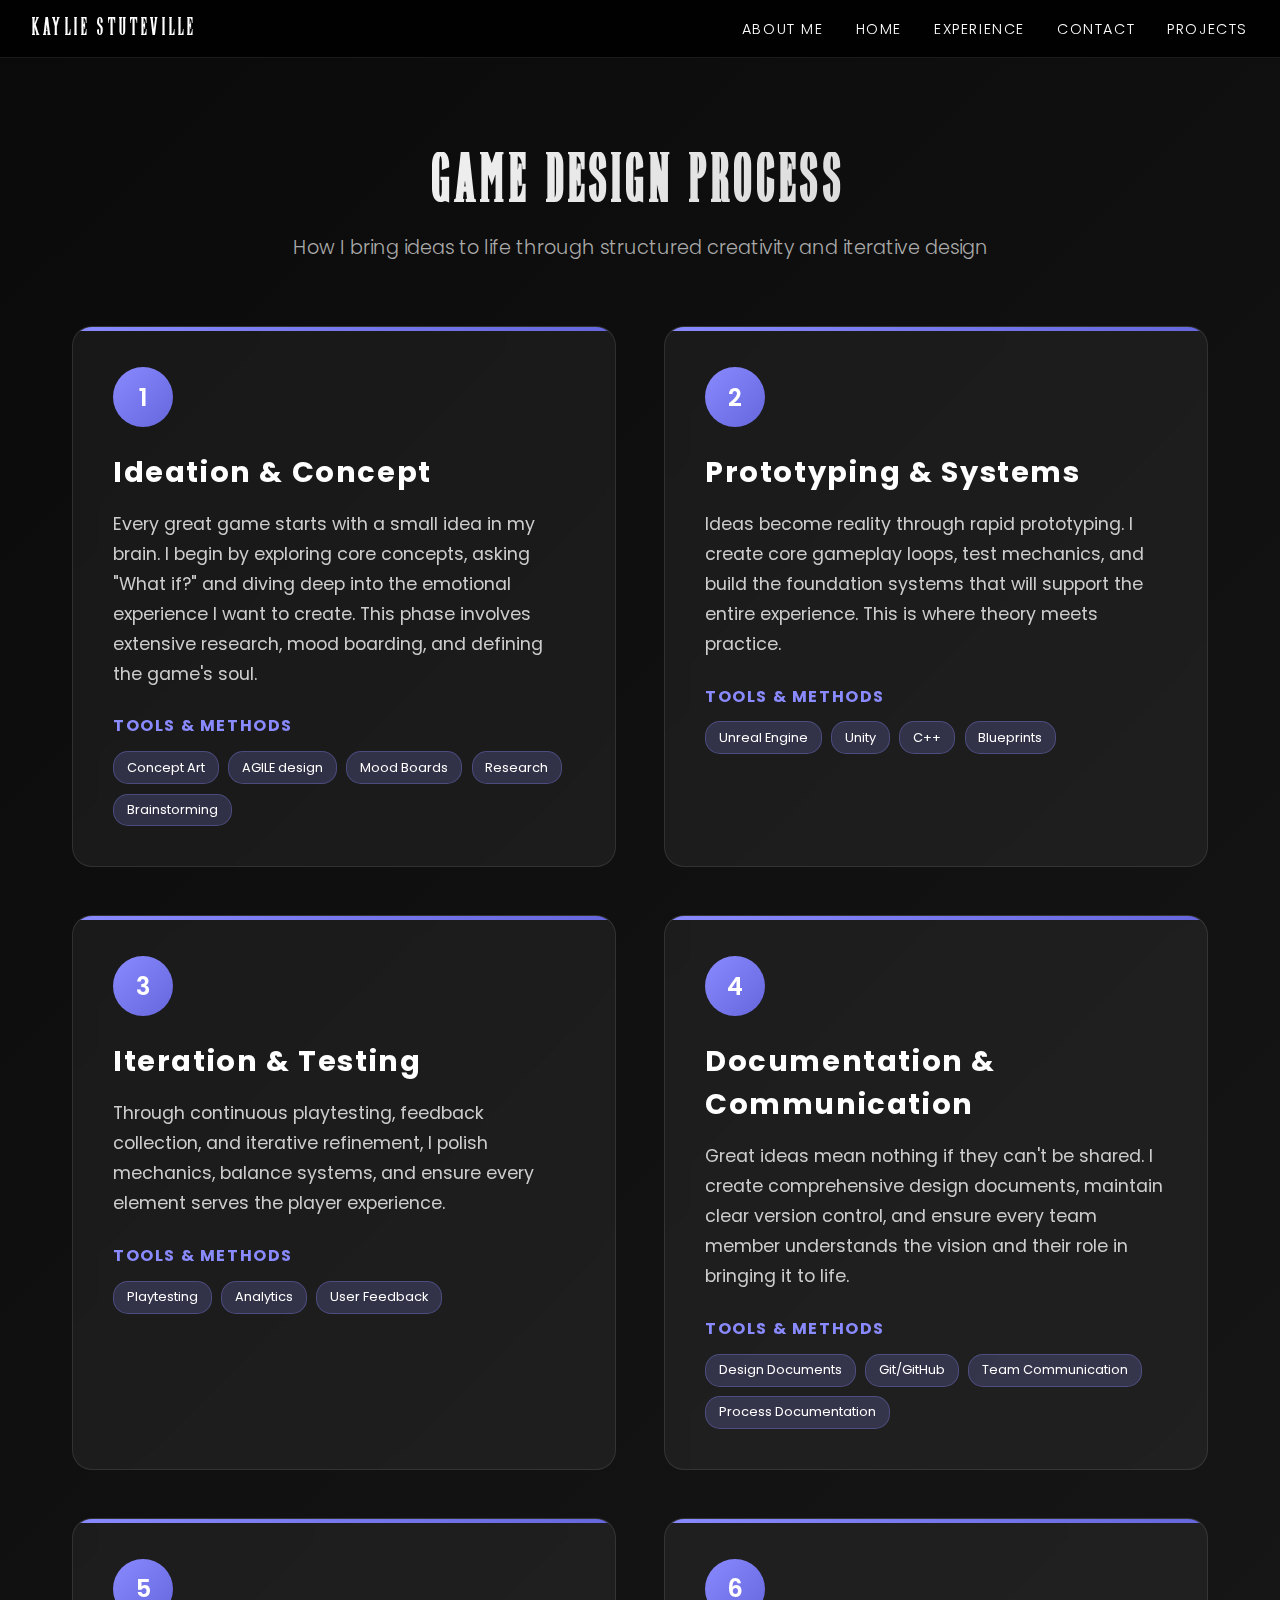
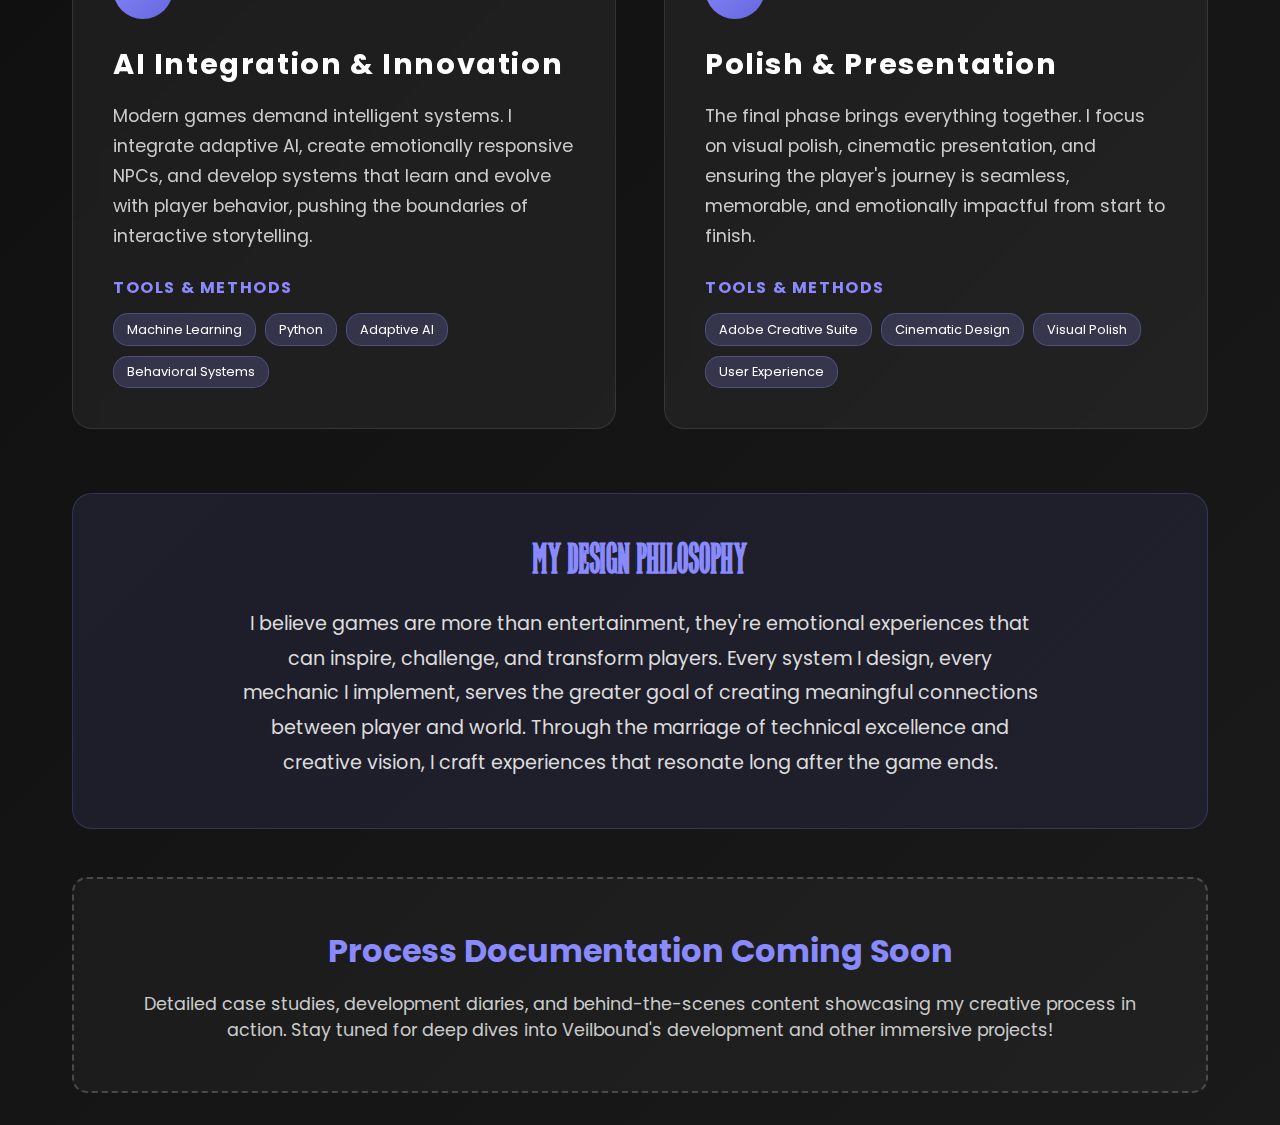
<file: process.html>
<!DOCTYPE html>
<html lang="en">
<head>
    <meta charset="UTF-8">
    <meta name="viewport" content="width=device-width, initial-scale=1.0">
    <title>Veilbound - Game Design Process</title>
    <style>
        @import url("https://fonts.googleapis.com/css2?family=Poppins:wght@100;300;400;600;800&display=swap");
        
        @font-face {
            font-family: "Highwind";
            src: url("./fonts/Highwind.ttf") format("truetype");
            font-weight: normal;
            font-style: normal;
        }

        * {
            margin: 0;
            padding: 0;
            box-sizing: border-box;
        }

        body {
            font-family: "Poppins", sans-serif;
            background: linear-gradient(135deg, #0a0a0a 0%, #1a1a1a 100%);
            color: #fff;
            min-height: 100vh;
            overflow-x: hidden;
        }

        /* Header */
        header {
            position: fixed;
            top: 0;
            left: 0;
            width: 100%;
            z-index: 1000;
            padding: 1rem 0;
            background: rgba(0, 0, 0, 0.9);
            backdrop-filter: blur(10px);
            border-bottom: 1px solid rgba(255, 255, 255, 0.1);
        }

        nav {
            max-width: 1400px;
            margin: 0 auto;
            padding: 0 2rem;
            display: flex;
            justify-content: space-between;
            align-items: center;
        }

        .logo {
            font-family: "Highwind", sans-serif;
            font-size: 1.5rem;
            color: #fff;
            letter-spacing: 0.2rem;
        }

        nav ul {
            display: flex;
            list-style: none;
            align-items: center;
            gap: 2rem;
        }

        nav ul a {
            text-decoration: none;
            color: #fff;
            text-transform: uppercase;
            font-weight: 300;
            font-size: 0.9rem;
            letter-spacing: 0.1rem;
            transition: all 0.3s ease;
            position: relative;
        }

        nav ul a:hover {
            color: #ccc;
        }

        nav ul a::after {
            content: '';
            position: absolute;
            width: 0;
            height: 2px;
            bottom: -5px;
            left: 0;
            background: #fff;
            transition: width 0.3s ease;
        }

        nav ul a:hover::after {
            width: 100%;
        }

        /* Main Content */
        main {
            padding-top: 120px;
            min-height: 100vh;
        }

        .process-container {
            max-width: 1200px;
            margin: 0 auto;
            padding: 2rem;
        }

        .process-container h1 {
            font-family: "Highwind", sans-serif;
            font-size: 4rem;
            margin-bottom: 1rem;
            text-align: center;
            letter-spacing: 0.3rem;
            background: linear-gradient(135deg, #fff 0%, #ccc 100%);
            -webkit-background-clip: text;
            -webkit-text-fill-color: transparent;
            background-clip: text;
        }

        .process-subtitle {
            text-align: center;
            font-size: 1.2rem;
            color: #aaa;
            margin-bottom: 4rem;
            font-weight: 300;
        }

        .process-grid {
            display: grid;
            grid-template-columns: repeat(auto-fit, minmax(350px, 1fr));
            gap: 3rem;
            margin-bottom: 4rem;
        }

        .process-step {
            background: rgba(255, 255, 255, 0.05);
            padding: 2.5rem;
            border-radius: 20px;
            border: 1px solid rgba(255, 255, 255, 0.1);
            backdrop-filter: blur(10px);
            transition: all 0.3s ease;
            position: relative;
            overflow: hidden;
        }

        .process-step::before {
            content: '';
            position: absolute;
            top: 0;
            left: 0;
            right: 0;
            height: 4px;
            background: linear-gradient(135deg, #8a8aff 0%, #6666dd 100%);
        }

        .process-step:hover {
            background: rgba(255, 255, 255, 0.08);
            transform: translateY(-10px);
            box-shadow: 0 15px 40px rgba(0, 0, 0, 0.4);
        }

        .step-number {
            display: inline-block;
            width: 60px;
            height: 60px;
            background: linear-gradient(135deg, #8a8aff 0%, #6666dd 100%);
            border-radius: 50%;
            display: flex;
            align-items: center;
            justify-content: center;
            font-size: 1.5rem;
            font-weight: 600;
            margin-bottom: 1.5rem;
            color: #fff;
        }

        .process-step h2 {
            font-size: 1.8rem;
            margin-bottom: 1rem;
            color: #fff;
            letter-spacing: 0.1rem;
        }

        .process-step p {
            font-size: 1.1rem;
            line-height: 1.7;
            color: #ccc;
            margin-bottom: 1.5rem;
        }

        .process-tools {
            margin-top: 1.5rem;
        }

        .process-tools h4 {
            font-size: 1rem;
            margin-bottom: 0.8rem;
            color: #8a8aff;
            text-transform: uppercase;
            letter-spacing: 0.1rem;
        }

        .tool-tags {
            display: flex;
            flex-wrap: wrap;
            gap: 0.6rem;
        }

        .tool-tag {
            background: rgba(138, 138, 255, 0.2);
            color: #fff;
            padding: 0.4rem 0.8rem;
            border-radius: 15px;
            font-size: 0.8rem;
            border: 1px solid rgba(138, 138, 255, 0.3);
            transition: all 0.3s ease;
        }

        .tool-tag:hover {
            background: rgba(138, 138, 255, 0.3);
        }

        .philosophy-section {
            background: linear-gradient(135deg, rgba(138, 138, 255, 0.1) 0%, rgba(102, 102, 221, 0.1) 100%);
            padding: 3rem;
            border-radius: 20px;
            border: 1px solid rgba(138, 138, 255, 0.2);
            margin: 3rem 0;
            text-align: center;
        }

        .philosophy-section h2 {
            font-size: 2.5rem;
            margin-bottom: 1.5rem;
            color: #8a8aff;
            font-family: "Highwind", sans-serif;
        }

        .philosophy-section p {
            font-size: 1.2rem;
            line-height: 1.8;
            color: #ddd;
            max-width: 800px;
            margin: 0 auto;
        }

        .coming-soon {
            text-align: center;
            padding: 3rem;
            background: rgba(255, 255, 255, 0.03);
            border-radius: 15px;
            border: 2px dashed rgba(255, 255, 255, 0.2);
            margin-top: 3rem;
        }

        .coming-soon h2 {
            font-size: 2rem;
            margin-bottom: 1rem;
            color: #8a8aff;
        }

        .coming-soon p {
            font-size: 1.1rem;
            color: #ccc;
        }

        /* Responsive Design */
        @media (max-width: 768px) {
            nav {
                padding: 0 1rem;
            }

            nav ul {
                gap: 1rem;
            }

            nav ul a {
                font-size: 0.8rem;
            }

            .logo {
                font-size: 1.2rem;
            }

            .process-container h1 {
                font-size: 3rem;
            }

            .process-container {
                padding: 1rem;
            }

            .process-grid {
                grid-template-columns: 1fr;
                gap: 2rem;
            }

            .process-step {
                padding: 2rem;
            }

            .philosophy-section {
                padding: 2rem;
            }
        }

        @media (max-width: 480px) {
            nav ul {
                flex-wrap: wrap;
                gap: 0.5rem;
            }

            .process-container h1 {
                font-size: 2.5rem;
            }

            .philosophy-section h2 {
                font-size: 2rem;
            }
        }
    </style>
</head>
<body>
    <header>
        <nav>
            <div class="logo">Kaylie Stuteville</div>
            <ul>
                <li><a href="about.html">About Me</a></li>
                <li><a href="index.html">Home</a></li>
                <li><a href="experience.html">Experience</a></li>
                <li><a href="contacts.html">Contact</a></li>
                <li><a href="projects.html">Projects</a></li>
            </ul>
        </nav>
    </header>

    <main>
        <div class="process-container">
            <h1>Game Design Process</h1>
            <p class="process-subtitle">How I bring ideas to life through structured creativity and iterative design</p>
            
            <div class="process-grid">
                <div class="process-step">
                    <div class="step-number">1</div>
                    <h2>Ideation & Concept</h2>
                    <p>Every great game starts with a small idea in my brain. I begin by exploring core concepts, asking "What if?" and diving deep into the emotional experience I want to create. This phase involves extensive research, mood boarding, and defining the game's soul.</p>
                    
                    <div class="process-tools">
                        <h4>Tools & Methods</h4>
                        <div class="tool-tags">
                            <span class="tool-tag">Concept Art</span>
                            <span class="tool-tag">AGILE design</span>
                            <span class="tool-tag">Mood Boards</span>
                            <span class="tool-tag">Research</span>
                            <span class="tool-tag">Brainstorming</span>
                        </div>
                    </div>
                </div>

                <div class="process-step">
                    <div class="step-number">2</div>
                    <h2>Prototyping & Systems</h2>
                    <p>Ideas become reality through rapid prototyping. I create core gameplay loops, test mechanics, and build the foundation systems that will support the entire experience. This is where theory meets practice.</p>
                    
                    <div class="process-tools">
                        <h4>Tools & Methods</h4>
                        <div class="tool-tags">
                            <span class="tool-tag">Unreal Engine</span>
                            <span class="tool-tag">Unity</span>
                            <span class="tool-tag">C++</span>
                            <span class="tool-tag">Blueprints</span>
                        </div>
                    </div>
                </div>

                <div class="process-step">
                    <div class="step-number">3</div>
                    <h2>Iteration & Testing</h2>
                    <p>Through continuous playtesting, feedback collection, and iterative refinement, I polish mechanics, balance systems, and ensure every element serves the player experience.</p>
                    
                    <div class="process-tools">
                        <h4>Tools & Methods</h4>
                        <div class="tool-tags">
                            <span class="tool-tag">Playtesting</span>
                            <span class="tool-tag">Analytics</span>
                            <span class="tool-tag">User Feedback</span>
                           
                        </div>
                    </div>
                </div>

                <div class="process-step">
                    <div class="step-number">4</div>
                    <h2>Documentation & Communication</h2>
                    <p>Great ideas mean nothing if they can't be shared. I create comprehensive design documents, maintain clear version control, and ensure every team member understands the vision and their role in bringing it to life.</p>
                    
                    <div class="process-tools">
                        <h4>Tools & Methods</h4>
                        <div class="tool-tags">
                            <span class="tool-tag">Design Documents</span>
                            <span class="tool-tag">Git/GitHub</span>
                            <span class="tool-tag">Team Communication</span>
                            <span class="tool-tag">Process Documentation</span>
                        </div>
                    </div>
                </div>

                <div class="process-step">
                    <div class="step-number">5</div>
                    <h2>AI Integration & Innovation</h2>
                    <p>Modern games demand intelligent systems. I integrate adaptive AI, create emotionally responsive NPCs, and develop systems that learn and evolve with player behavior, pushing the boundaries of interactive storytelling.</p>
                    
                    <div class="process-tools">
                        <h4>Tools & Methods</h4>
                        <div class="tool-tags">
                            <span class="tool-tag">Machine Learning</span>
                            <span class="tool-tag">Python</span>
                            <span class="tool-tag">Adaptive AI</span>
                            <span class="tool-tag">Behavioral Systems</span>
                        </div>
                    </div>
                </div>

                <div class="process-step">
                    <div class="step-number">6</div>
                    <h2>Polish & Presentation</h2>
                    <p>The final phase brings everything together. I focus on visual polish, cinematic presentation, and ensuring the player's journey is seamless, memorable, and emotionally impactful from start to finish.</p>
                    
                    <div class="process-tools">
                        <h4>Tools & Methods</h4>
                        <div class="tool-tags">
                            <span class="tool-tag">Adobe Creative Suite</span>
                            <span class="tool-tag">Cinematic Design</span>
                            <span class="tool-tag">Visual Polish</span>
                            <span class="tool-tag">User Experience</span>
                        </div>
                    </div>
                </div>
            </div>

            <div class="philosophy-section">
                <h2>My Design Philosophy</h2>
                <p>I believe games are more than entertainment, they're emotional experiences that can inspire, challenge, and transform players. Every system I design, every mechanic I implement, serves the greater goal of creating meaningful connections between player and world. Through the marriage of technical excellence and creative vision, I craft experiences that resonate long after the game ends.</p>
            </div>

            <div class="coming-soon">
                <h2>Process Documentation Coming Soon</h2>
                <p>Detailed case studies, development diaries, and behind-the-scenes content showcasing my creative process in action. Stay tuned for deep dives into Veilbound's development and other immersive projects!</p>
            </div>
        </div>
    </main>
</body>
</html>
</file>
<file: style.css>
@import url("https://fonts.googleapis.com/css2?family=Poppins:wght@100;300;400;800&display=swap");
*, *::before, *::after {
    margin: 0;
    padding: 0;
    box-sizing: border-box;
}
:root{
    --bg-color: #000;
    --text-color: #fff;
    --main-color: rgb(120, 120, 204);
}



@font-face {
    font-family: "Highwind";
    src: url("./fonts/Highwind.ttf") format("truetype");
    font-weight: normal;
    font-style: normal;
}

body.home{
    font-family: "Poppins", sans-serif;
    
    background: black;
    filter: blur(10px); /* start blurred */
  animation: clearBlur 1s ease-out forwards;
  animation-delay: 0.5s; /* wait 1s, then clear */
}
/* Add this to your CSS */
body.home .text h2 {
    font-family: "Highwind", sans-serif; /* Highwind first, fallback to sans-serif */
    font-size: 120px; /* fixed size in px, won't change with html font-size */
    letter-spacing: 1.5rem; /* keep your spacing */
}

@keyframes clearBlur {
  to {
    filter: blur(0);
  }
} 

/* All other pages */
body {
  font-family: "Poppins", sans-serif;
  background: black;
}

html{
    font-size: 75.5%;
    scroll-behavior: smooth;
    overflow: hidden;
}

.btn{
    display: inline-block;
    padding: 0.75rem 1.5rem;
    border: 2px solid #fff;
    color: #fff;
    text-decoration: none;
    text-transform: uppercase;
    font-size: 0.85rem;
    letter-spacing: 0.2rem;
    transition: 0.3s;
}

.btn:hover{
    background-color: rgba(255, 255, 255, 0.1);
}


::selection{
    background-color: rgba(140, 140, 140, 0.4);
}


.logo{
    width: 150px;
}

header{
    position: absolute;
    z-index: 9999;
    width: 100%;
    padding: 0.9rem 0;
    top: 0;
    left: 0;
    border-bottom: 1px solid rgba(255, 255, 255, 0.1);
}

header nav{
   
    max-width: 1400px;
    margin: 0 auto;
    padding: 0 2rem;
    display: flex;
    justify-content: space-between;
    align-items: center;
}

header ul{
    display: flex;
    list-style: none;
    align-items: center;
}


header ul a{
    text-decoration: none;
    color: #fff;
    padding: 0 1.5rem;
    text-transform: uppercase;
    font-weight: 300;
    font-size: 0.83rem;
}

.nav a:hover{
    color: #bfbfbf;
}

.about-image {
    width: 25vw; 
    border: 2px;
}

.hamburger{
    padding-left: 1.5rem;
}


.hamburger a{
    padding: 0;
    width: 37px;
    height: 37px;
    display: flex;
    border-radius: 50%;
    background-color: rgba(115, 115, 115, 0.7);
    backdrop-filter: blur(10px);
    -webkit-backdrop-filter: blur(10px);
    justify-content: center;
    align-items: center;
}


.hamburger .bar{
    position: relative;
    width: 52%;
    height: 1.3px;
    background-color: #fff;
    border-radius: 2px;
}

.hamburger .bar::before, 
.hamburger .bar::after{
    content: "";
    position: absolute;
    left: 50%;
    transform: translate(-50%);
    width: 60%;
    height: 100%;
    background-color: inherit;
    border-radius: 2px;
}

.hamburger .bar::before{
    top: -4.5px
}

.hamburger .bar::after{
    bottom: -4.5px
}


main{
    position: relative;
    height: 100vh;
    width: 100vw;
    overflow: hidden;

}


.parallax{
    pointer-events:none;
    transition: 0.45s cubic-bezier(.2,.49,.32,.99);

}

.sky-img{

    position: absolute;
    top: calc(50% );
    left: calc(50%);
    width:2000px; 
    
       /* 👇 fade in */
    opacity: 0;
    animation: fadeInSky .8s ease 0.5s forwards; 
}

@keyframes fadeInSky {
    to {
        opacity: 1;
    }
    
}

.castle-img{

    position: absolute;
    width: 1000px;
    top: calc(50% - 143px );
    left: calc(50% + 520px);

       /* 👇 fade in */
    opacity: 0;
    animation: fadeInSky .8s ease 0.5s forwards; 
}

@keyframes fadeInSky {
    to {
        opacity: 1;
    }
    

 
    
}


.fog1-img{

    position: absolute;
    width: 1800px;
    top: calc(50%  );
    left: calc(50% );
       /* 👇 fade in */
    opacity: 0;
    animation: fadeInSky .8s ease 0.5s forwards; 
}

@keyframes fadeInSky {
    to {
        opacity: 1;
    }
    

    
    
}

.bg-img{

    position: absolute;
    width: 1000px;
    top: calc(50% + 330px );
    left: calc(50% + 410px);

      /* 👇 fade in */
    opacity: 0;
    animation: fadeInSky .8s ease 0.5s forwards; 
}

@keyframes fadeInSky {
    to {
        opacity: 1;
    }
    

    
    
    
}

.fog2-img{
     position: absolute;
    width: 1900px;
    top: calc(50%);
    left: calc(50%);

      /* 👇 fade in */
    opacity: 0;
    animation: fadeInSky .8s ease 0.5s forwards; 
}

@keyframes fadeInSky {
    to {
        opacity: 1;
    }
    

    
    
    
}

.text{
    position: absolute;
    z-index: 1;
    top: 60%;
    left: 50%;
    text-align: center;
    text-transform: uppercase;
    pointer-events: auto;;
    color: #fff;

      /* 👇 fade in */
    opacity: 0;
    animation: fadeInSky .8s ease 0.5s forwards; 
}

@keyframes fadeInSky {
    to {
        opacity: 1;
    }
    

    
}

.text h2{
   font-family: "poppins", sans-serif;
    font-size: 6.5rem;
    font-weight: 200;
    letter-spacing: 1.5rem;

      /* 👇 fade in */
    opacity: 0;
    animation: fadeInSky .8s ease 0.5s forwards; 
}

@keyframes fadeInSky {
    to {
        opacity: 1;
    }
    

    
}

.foreground1-img{

    position: absolute;
    width: 1890px;
    top: calc(50% + 102px );
    left: calc(50% - 1px);
    z-index: .1;
    

      /* 👇 fade in */
    opacity: 0;
    animation: fadeInSky .8s ease 0.5s forwards; 
}

@keyframes fadeInSky {
    to {
        opacity: 1;
    }
    

    
    
    
}

.foreground2-img{

    position: absolute;
    width: 1150px;
    top: calc(50% + 250px );
    left: calc(50% - 220px);
    z-index: .1;
    
      /* 👇 fade in */
    opacity: 0;
    animation: fadeInSky .8s ease 0.5s forwards; 
}

@keyframes fadeInSky {
    to {
        opacity: 1;
    }
    

    
   
    
}

.fog25-img{
    position: absolute;
    width: 2500px;
    top: calc(50% - 10px);
    left: calc(50%);
    z-index: .1;
      /* 👇 fade in */
    opacity: 0;
    animation: fadeInSky .8s ease 0.5s forwards; 
}

@keyframes fadeInSky {
    to {
        opacity: 1;
    }
    

    
    
    
}


.gravestone0-img{
    position: absolute;
    width: 100px;
    top: calc(50% + 370px );

    left: calc(50% + 150px);
    z-index: .1;

      /* 👇 fade in */
    opacity: 0;
    animation: fadeInSky .8s ease 0.5s forwards; 
}

@keyframes fadeInSky {
    to {
        opacity: 1;
    }
    

    
    
}

.gravestone1-img{
    position: absolute;
    width: 150px;
    top: calc(50% + 325px );
    left: calc(50% - 165px);
    z-index: .1;

      /* 👇 fade in */
    opacity: 0;
    animation: fadeInSky .8s ease 0.5s forwards; 
}

@keyframes fadeInSky {
    to {
        opacity: 1;
    }
    

    
    

}
.gravestone2-img{
    position: absolute;
    width: 300px;
    top: calc(50% + 305px );
    left: calc(50% + 600px);
    z-index: .1;

      /* 👇 fade in */
    opacity: 0;
    animation: fadeInSky 1s ease 0.5s forwards; 
}

@keyframes fadeInSky {
    to {
        opacity: 1;
    }
    

    
    
}

.fog3-img{
    position: absolute;
    width: 1800px;
    top: calc(50% + 350px);
    left: calc(50%);
    z-index: .1;

      /* 👇 fade in */
    opacity: 0;
    animation: fadeInSky 1s ease 0.5s forwards; 
}

@keyframes fadeInSky {
    to {
        opacity: 1;
    }
    

    
    
}

.gravestone4-img{
  position: absolute;
    width: 230px;
    top: calc(50% + 210px);
    left: calc(50% + -800px);
    z-index: .1;

      /* 👇 fade in */
    opacity: 0;
    animation: fadeInSky 1s ease 0.5s forwards; 
}

@keyframes fadeInSky {
    to {
        opacity: 1;
    }
    

    
    
}

.shadow-img{
    position: absolute;
    width: 2200px;
    top: calc(50% - 300px);
    left: calc(50% - 850px );
    z-index: .1;

    pointer-events: none;
      /* 👇 fade in */
    opacity: 0;
    animation: fadeInSky 1s ease 0.5s forwards; 
}

@keyframes fadeInSky {
    to {
        opacity: 1;
    }
    

    
    
}

.vignette{
    position: absolute;
    z-index:100;
    width: 100%;
    height: 100%;
    z-index: 0.1;

    top: 0;
    left: 0;
    background: radial-gradient(ellipse at center, rgba(0,0,0,0) 65%, rgba(0,0,0,0.7));
    pointer-events: none;
}


#snow-canvas {
  position: fixed;
  top: 0;
  left: 0;
  width: 100%;
  height: 100%;
    z-index: .01;

  
  pointer-events: none;
  z-index: 50;   /* 👈 add this */
}

@media (max-width: 1100px){
    .text h2{
        font-size: 5.8rem;
    
    }
}


@media (max-width: 725px){

    .text h2{
        font-size: 5rem;
        line-height: 1.1;
    

    }

    header nav{
        padding:0 1rem;
    }

    .logo{
        width:75px;
    }

    header ul a{
        padding: 0 0.9rem;
        font-size: 0.733rem;
    }


    .search a{
        font-size: 0.85rem;
        padding:0 1.8rem;

    }
    .hamburger{
        padding-left: 0.9rem;
    }
    .hamburger a{
        width: 30px;
        height: 30px;



}

}




/* STYLES FOR OTHER PAGES*/
/* Header/Nav - keep same dark transparent style */
header nav ul li a {
    font-family: "Poppins", sans-serif;
    font-size: 1rem;
    color: #fff;
    text-transform: uppercase;
    letter-spacing: 0.2rem;
    transition: 0.3s;
}

header nav ul li a:hover {
    color: #bfbfbf;
}

/* Page containers */
.contact-container, .about-container, .process-container, .projects-container {
    position: relative;
    z-index: 10;
    padding: 150px 5%;
    max-width: 1200px;
    margin: 0 auto;
    color: #fff;
    font-family: "Poppins", sans-serif;
}

/* Section headings */
.contact-container h1,
.about-container h1,
.process-container h1,
.projects-container h1 {
    font-size: 4rem;
    letter-spacing: 0.5rem;
    margin-bottom: 2rem;
}

.process-container h2,
.contact-container h2,
.about-container h2 {
    font-size: 2.5rem;
    letter-spacing: 0.3rem;
    margin-top: 3rem;
    margin-bottom: 1rem;
}

/* Text styling */
.contact-text, .process-container, .about-text {
    font-size: 1.5rem;
    line-height: 2rem;
    margin-bottom: 1.5rem;
}

/* Contact list links */
.contact-list li {
    margin-bottom: 1rem;
    font-size: 1.5rem;
}

.contact-list li a {
    color: #fff;
    text-decoration: underline;
}

.contact-list li a:hover {
    color: #bfbfbf;
}

/* Projects list */
.project-list {
    display: flex;
    flex-direction: column;
    gap: 3rem;
}

.project-item h2 {
    font-size: 2rem;
    letter-spacing: 0.25rem;
    margin-bottom: 0.5rem;
}

.project-item p {
    font-size: 1.2rem;
}


/* screen */
#screen {
    will-change: transform, filter;
    transform: translate3d(0,0,0);
    transform-origin: center;
    scale: 1.1;
    overflow : hidden;

   html, body {
    overflow: auto;
}
}


/* Only About page */
body.about-page {
    font-size: 0.95rem; /* smaller text */
    background-color: #000; /* solid black background */
    color: #fff;           /* default text color white */
}

/* Scrollable wrapper */
.about-wrapper {
    display: flex;
    justify-content: space-between;
    align-items: flex-start;
    max-width: 1200px;
    margin: 0 auto;
    padding: 150px 2rem;
    height: calc(100vh - 150px); /* adjust for header/padding */
    overflow-y: auto;
    background-color: transparent; /* let body background show */
}

/* Text container styling */
.about-container {
    max-width: 65%;
}

.about-container h1, .about-container h2, .about-container h3,
.about-container p, .about-text {
    color: #fff; /* ensure text stays white */
}

/* Image styling */
.about-image {
    flex: 0 0 25%;
    position: sticky;
    top: 50px;
}

.about-image img {
    width: 100%;
    height: auto;
    border-radius: 10px;
    object-fit: cover;
}
</file>
